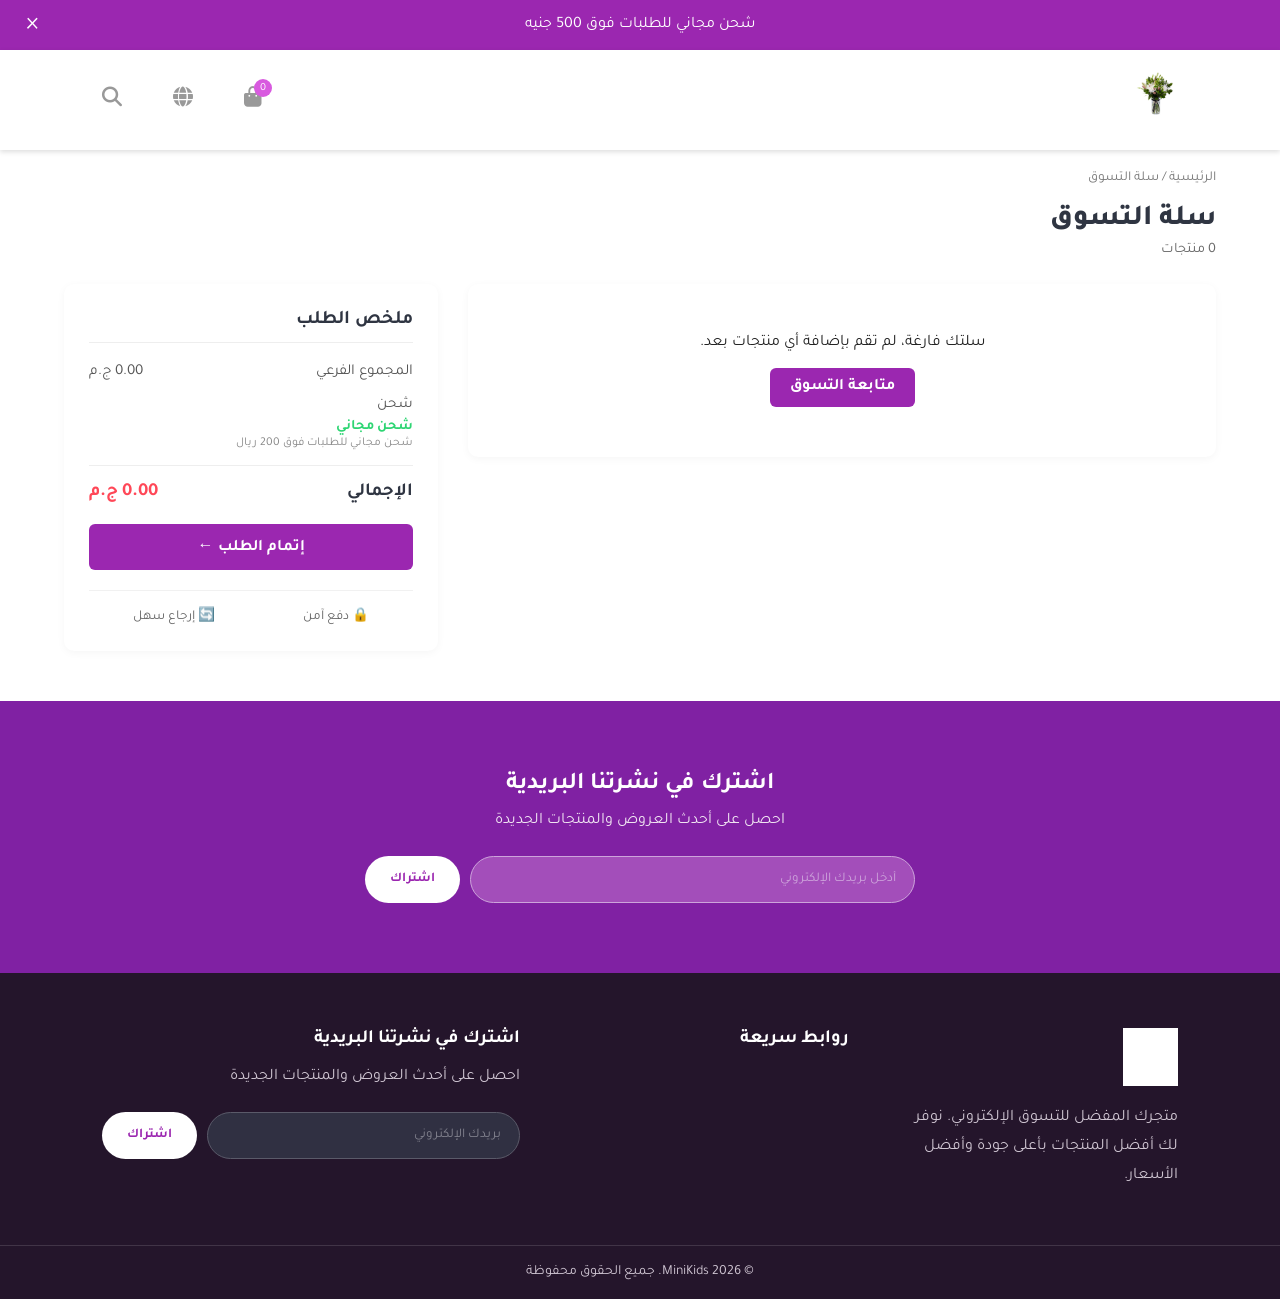
<file: cart.html>
<!DOCTYPE html>
<html lang="ar" dir="rtl">
<head>
  <meta charset="UTF-8">
  <meta name="viewport" content="width=device-width, initial-scale=1.0">
  <title>سلة التسوق - MiniKids</title>

  <link rel="stylesheet" href="style.css">

  <link rel="preconnect" href="https://fonts.googleapis.com">
  <link rel="preconnect" href="https://fonts.gstatic.com" crossorigin>
  <link href="https://fonts.googleapis.com/css2?family=Tajawal:wght@400;500;700;800&display=swap" rel="stylesheet">

  <link rel="stylesheet" href="https://cdnjs.cloudflare.com/ajax/libs/font-awesome/6.7.2/css/all.min.css">
  <link rel="stylesheet" href="https://cdn.jsdelivr.net/npm/swiper@11/swiper-bundle.min.css">
</head>

<body>

  <div id="navbar"></div>

  <main class="cart-page-container">
    <div class="cart-breadcrumb">
      <span>الرئيسية</span> / <span>سلة التسوق</span>
    </div>

    <h1 class="cart-page-title">سلة التسوق</h1>
    <span class="cart-items-count-label"></span>

    <div class="cart-page-content">
    
      <div class="cart-items-section">
        <div class="cart-page-item">
          <div class="item-info-right">
            <img src="" alt="صورة المنتج">
            <div class="item-text-details">
              <h3></h3>
              <span class="item-tag"></span>
            </div>
          </div>

          <div class="item-price-quantity">
            <span class="item-price"></span>
            <div class="quantity-controls">
              <button class="qty-btn"></button>
              <span class="qty-num"></span>
              <button class="qty-btn"></button>
            </div>
            <button class="delete-item-btn">
              <i class="fa-regular fa-trash-can"></i> 
            </button>
          </div>
        </div>
      </div>


      <div class="order-summary-box">
        <h2>ملخص الطلب</h2>
        
        <div class="summary-row">
          <span>المجموع الفرعي</span>
          <span></span>
        </div>

        <div class="summary-row shipping-row">
          <span>شحن</span>
          <span class="free-shipping-text">شحن مجاني <small>شحن مجاني للطلبات فوق 200 ريال</small></span>
        </div>

        <hr class="summary-divider">

        <div class="summary-row total-row">
          <span>الإجمالي</span>
          <span class="total-price"></span>
        </div>

        <a href="checkout.html" class="checkout-page-btn">
          إتمام الطلب ←
        </a>

        <div class="summary-secure-badges">
          <span>🔒 دفع آمن</span>
          <span>🔄 إرجاع سهل</span>
        </div>
      </div>
    </div>
  </main>


  <div id="footer"></div>

  <script src="https://cdn.jsdelivr.net/npm/swiper@11/swiper-bundle.min.js"></script>
  <script src="script.js"></script>
</body>
</html>
</file>
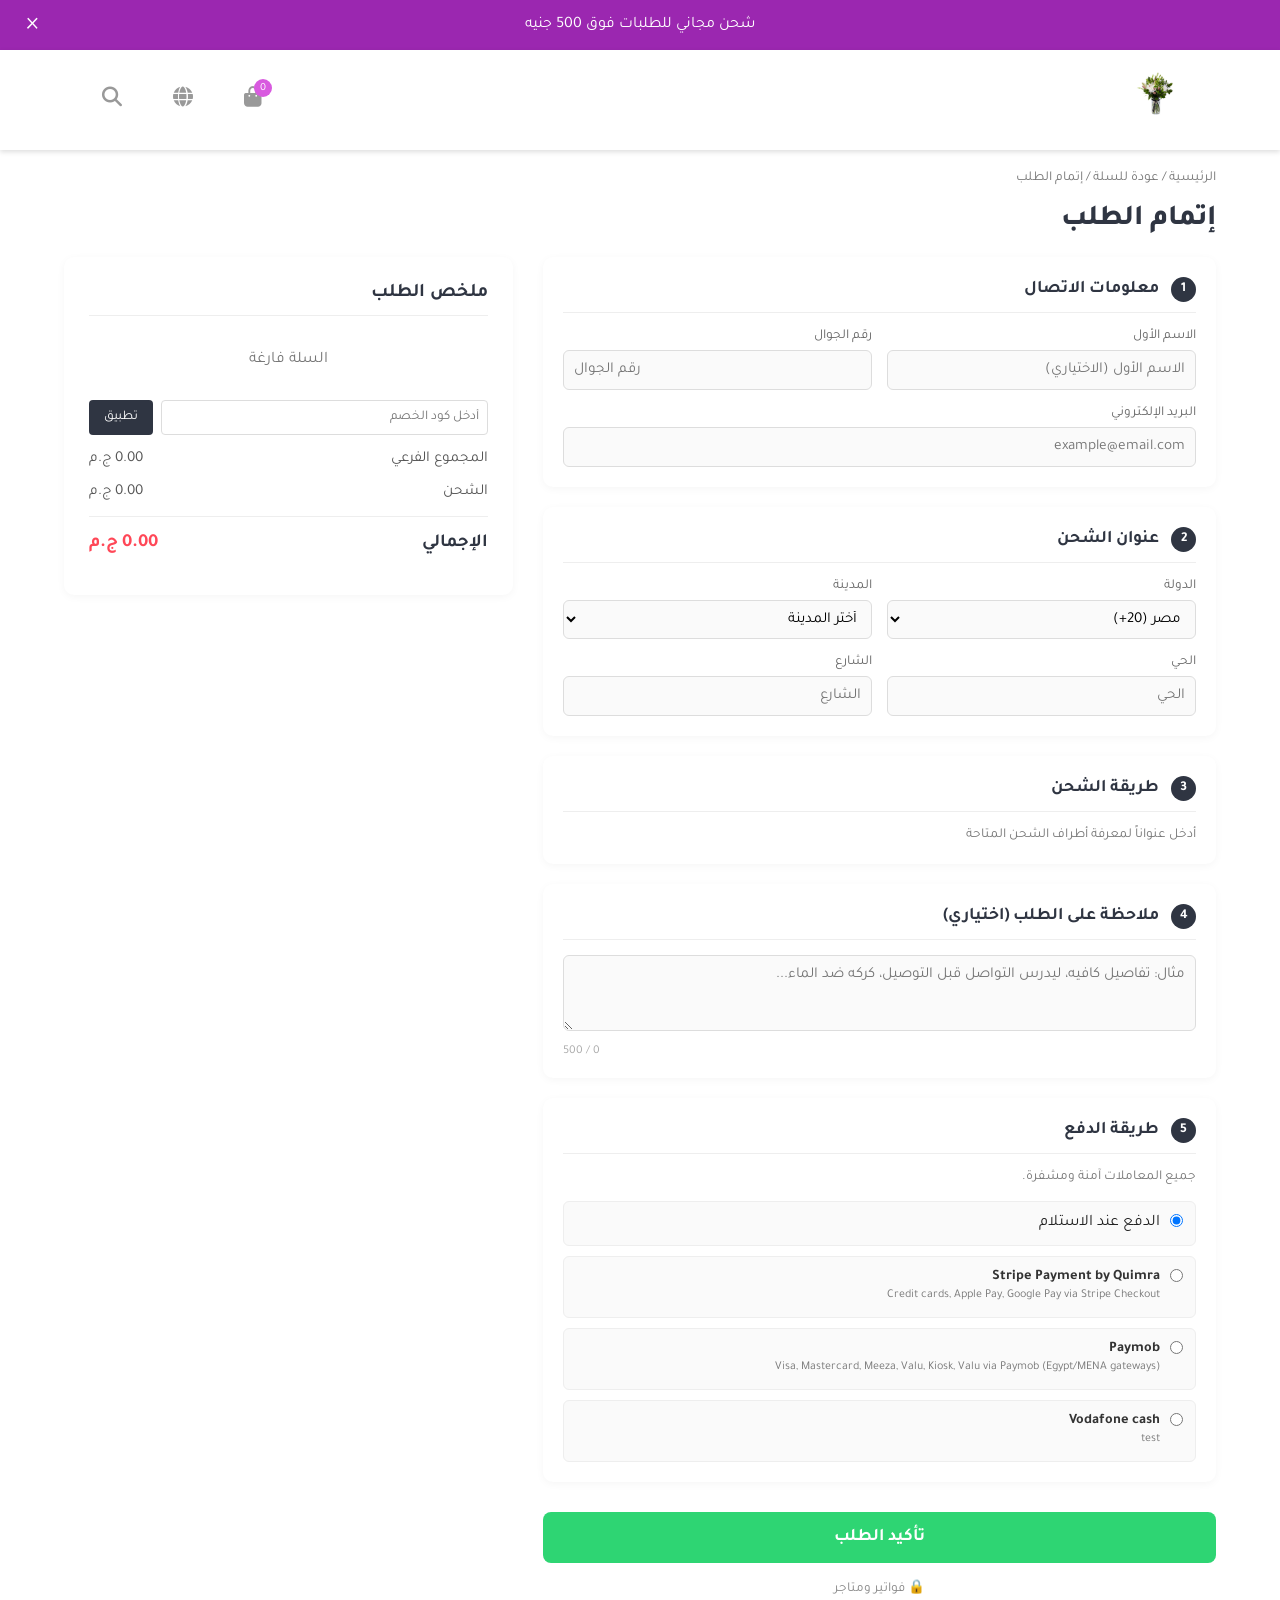
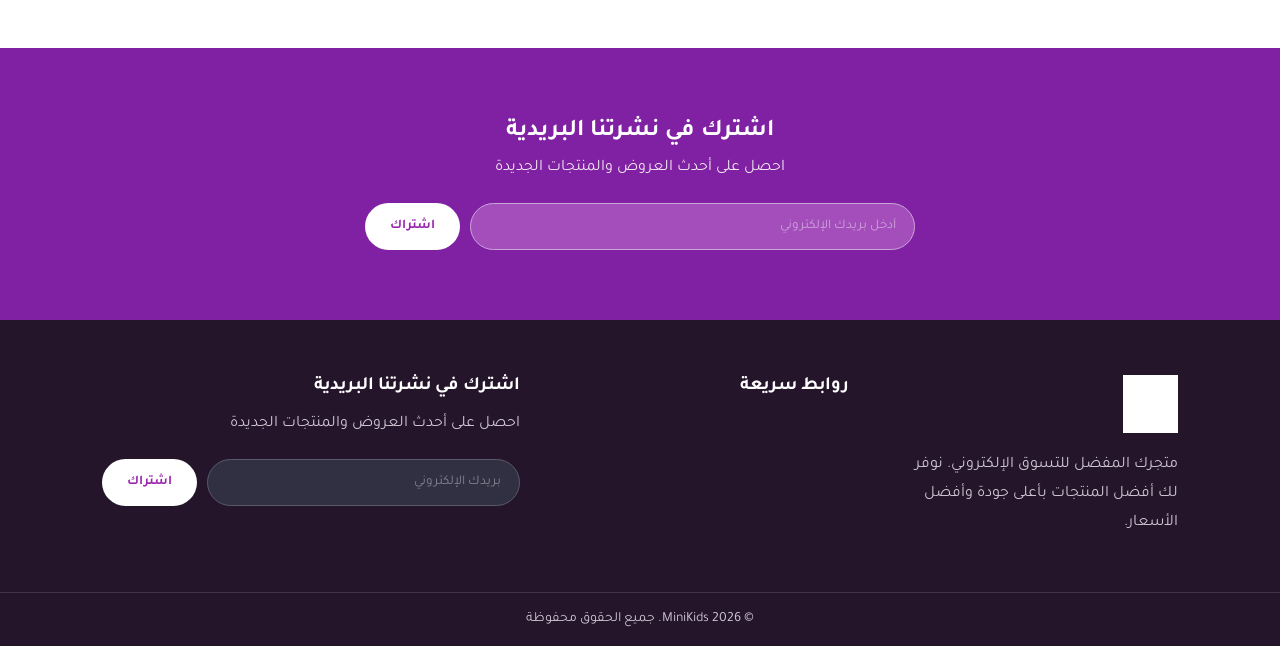
<file: checkout.html>
<!DOCTYPE html>
<html lang="ar" dir="rtl">
<head>
  <meta charset="UTF-8">
  <meta name="viewport" content="width=device-width, initial-scale=1.0">
  <title>إتمام الطلب - MiniKids</title>

  <link rel="stylesheet" href="style.css">

  <link rel="preconnect" href="https://fonts.googleapis.com">
  <link rel="preconnect" href="https://fonts.gstatic.com" crossorigin>
  <link href="https://fonts.googleapis.com/css2?family=Tajawal:wght@400;500;700;800&display=swap" rel="stylesheet">
  <link rel="stylesheet" href="https://cdnjs.cloudflare.com/ajax/libs/font-awesome/6.7.2/css/all.min.css">
</head>

<body>
  <div id="navbar"></div>

  <main class="checkout-page-container">
    <div class="cart-breadcrumb">
      <span>الرئيسية</span> / <span>عودة للسلة</span> / <span>إتمام الطلب</span>
    </div>

    <h1 class="cart-page-title">إتمام الطلب</h1>

    <div class="checkout-page-content">
      
      <div class="checkout-form-section">
        
        <div class="checkout-card">
          <div class="checkout-card-header">
            <span>1</span>
            <h2>معلومات الاتصال</h2>
          </div>
          <div class="form-grid">
            <div class="form-group">
              <label>الاسم الأول</label>
              <input type="text" placeholder="الاسم الأول (الاختياري)">
            </div>
            <div class="form-group">
              <label>رقم الجوال</label>
              <input type="tel" placeholder="رقم الجوال">
            </div>
            <div class="form-group full-width">
              <label>البريد الإلكتروني</label>
              <input type="email" placeholder="example@email.com">
            </div>
          </div>
        </div>

        <div class="checkout-card">
          <div class="checkout-card-header">
            <span>2</span>
            <h2>عنوان الشحن</h2>
          </div>
          <div class="form-grid">
            <div class="form-group">
              <label>الدولة</label>
              <select>
                <option>مصر (20+)</option>
              </select>
            </div>
            <div class="form-group">
              <label>المدينة</label>
              <select>
                <option>أختر المدينة</option>
                <option>القاهرة</option>
                <option>الجيزة</option>
                <option>الإسكندرية</option>
              </select>
            </div>
            <div class="form-group">
              <label>الحي</label>
              <input type="text" placeholder="الحي">
            </div>
            <div class="form-group">
              <label>الشارع</label>
              <input type="text" placeholder="الشارع">
            </div>
          </div>
        </div>

        <div class="checkout-card">
          <div class="checkout-card-header">
            <span>3</span>
            <h2>طريقة الشحن</h2>
          </div>
          <p class="section-hint">أدخل عنواناً لمعرفة أطراف الشحن المتاحة</p>
        </div>

        <div class="checkout-card">
          <div class="checkout-card-header">
            <span>4</span>
            <h2>ملاحظة على الطلب (اختياري)</h2>
          </div>
          <textarea placeholder="مثال: تفاصيل كافيه، ليدرس التواصل قبل التوصيل، كركه ضد الماء..." rows="3"></textarea>
          <span class="char-count">0 / 500</span>
        </div>

        <div class="checkout-card">
          <div class="checkout-card-header">
            <span>5</span>
            <h2>طريقة الدفع</h2>
          </div>
          <p class="section-hint">جميع المعاملات آمنة ومشفرة.</p>

          <div class="payment-methods-list">
            <label class="payment-option">
              <input type="radio" name="payment" checked>
              <span>الدفع عند الاستلام</span>
            </label>
            <label class="payment-option">
              <input type="radio" name="payment">
              <div class="payment-details">
                <strong>Stripe Payment by Quimra</strong>
                <small>Credit cards, Apple Pay, Google Pay via Stripe Checkout</small>
              </div>
            </label>
            <label class="payment-option">
              <input type="radio" name="payment">
              <div class="payment-details">
                <strong>Paymob</strong>
                <small>Visa, Mastercard, Meeza, Valu, Kiosk, Valu via Paymob (Egypt/MENA gateways)</small>
              </div>
            </label>
            <label class="payment-option">
              <input type="radio" name="payment">
              <div class="payment-details">
                <strong>Vodafone cash</strong>
                <small>test</small>
              </div>
            </label>
          </div>
        </div>

        <button class="submit-order-btn">تأكيد الطلب</button>
        <div class="checkout-security-note">🔒 فواتير ومتاجر</div>

      </div>

      <div class="checkout-summary-sidebar">
        <div class="order-summary-box">
          <h2>ملخص الطلب</h2>
          
          <div id="checkout-cart-items" class="checkout-items-list">
           
          </div>

          <div class="coupon-box">
            <input type="text" placeholder="أدخل كود الخصم">
            <button>تطبيق</button>
          </div>

          <div class="summary-row">
            <span>المجموع الفرعي</span>
            <span id="checkout-subtotal">0.00 ج.م</span>
          </div>

          <div class="summary-row">
            <span>الشحن</span>
            <span id="checkout-shipping">0.00 ج.م</span>
          </div>

          <hr class="summary-divider">

          <div class="summary-row total-row">
            <span>الإجمالي</span>
            <span id="checkout-total" class="total-price">0.00 ج.م</span>
          </div>
        </div>
      </div>

    </div>
  </main>

  <div id="footer"></div>

  <script src="script.js"></script>
</body>
</html>
</file>
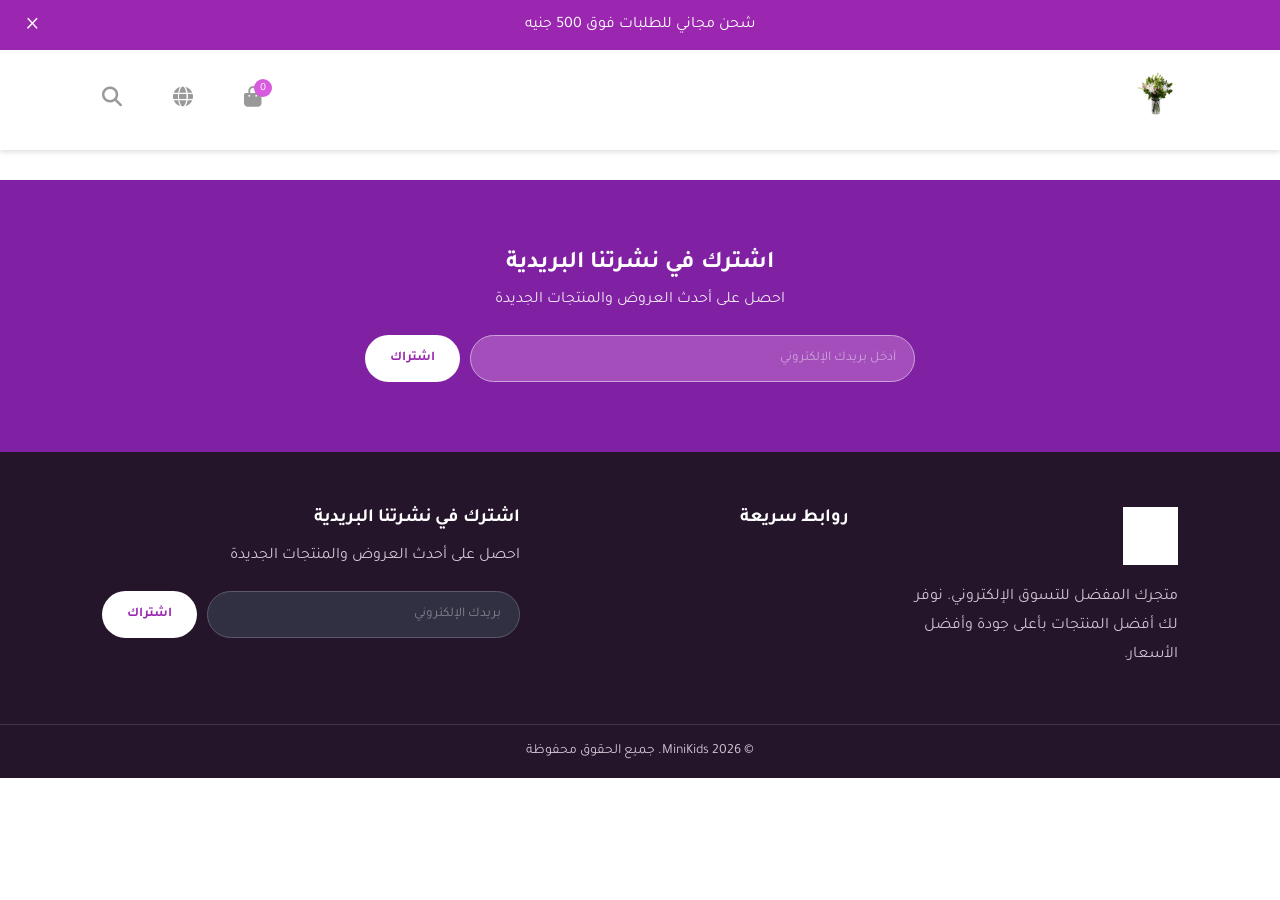
<file: product.html>
<!DOCTYPE html>
<html lang="ar" dir="rtl">
<head>
  <meta charset="UTF-8">
  <meta name="viewport" content="width=device-width, initial-scale=1.0">

  <title>تفاصيل المنتج</title>

  <link rel="stylesheet" href="style.css">

  <link rel="preconnect" href="https://fonts.googleapis.com">
  <link rel="preconnect" href="https://fonts.gstatic.com" crossorigin>

  <link href="https://fonts.googleapis.com/css2?family=Tajawal:wght@400;500;700;800&display=swap" rel="stylesheet">

  <link rel="stylesheet" href="https://cdnjs.cloudflare.com/ajax/libs/font-awesome/6.7.2/css/all.min.css">

  <link rel="stylesheet" href="https://cdn.jsdelivr.net/npm/swiper@11/swiper-bundle.min.css">
</head>

<body>
  <div id="navbar"></div>

  <main>
    <section id="single-product"></section>
  </main>

  <div id="footer"></div>

  <script src="https://cdn.jsdelivr.net/npm/swiper@11/swiper-bundle.min.js"></script>
  <script src="script.js"></script>
</body>
</html>
</file>
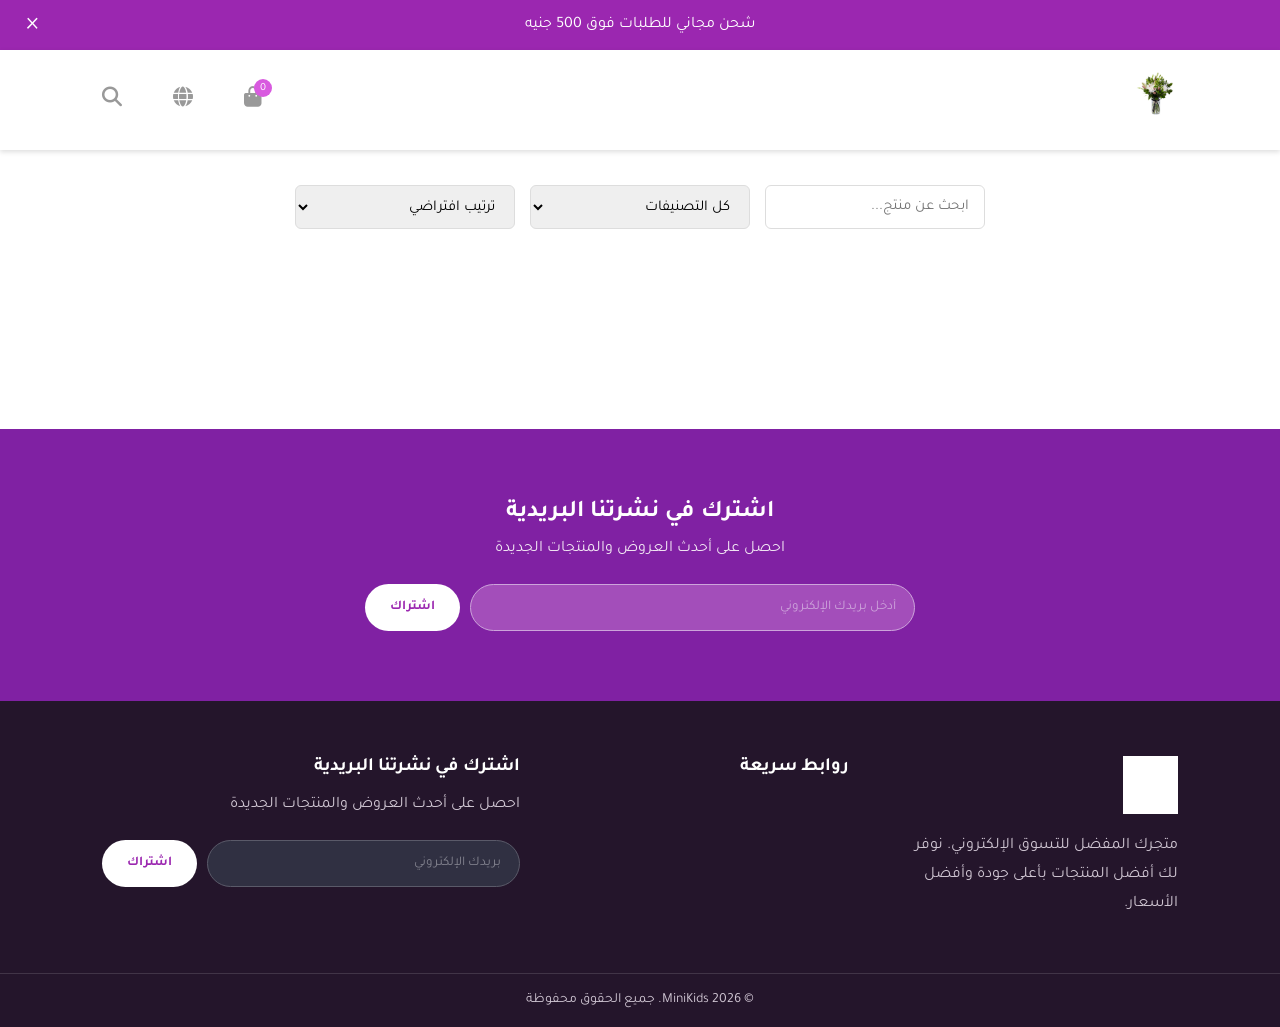
<file: shop.html>
<!DOCTYPE html>
<html lang="ar" dir="rtl">
<head>
  <meta charset="UTF-8">
  <meta name="viewport" content="width=device-width, initial-scale=1.0">

  <title>المتجر</title>

  <link rel="stylesheet" href="style.css">

  <link rel="preconnect" href="https://fonts.googleapis.com">
  <link rel="preconnect" href="https://fonts.gstatic.com" crossorigin>

  <link href="https://fonts.googleapis.com/css2?family=Tajawal:wght@400;500;700;800&display=swap" rel="stylesheet">

  <link rel="stylesheet" href="https://cdnjs.cloudflare.com/ajax/libs/font-awesome/6.7.2/css/all.min.css">

  <link rel="stylesheet" href="https://cdn.jsdelivr.net/npm/swiper@11/swiper-bundle.min.css">
</head>

<body>
  <div id="navbar"></div>

  <main>
    <section class="shop-tools">
      <input
        type="search"
        id="product-search"
        placeholder="ابحث عن منتج..."
      >

      <select id="category-filter">
        <option value="all">كل التصنيفات</option>
      </select>

      <select id="sort-filter">
        <option value="default">ترتيب افتراضي</option>
        <option value="low-price">السعر: الأقل أولًا</option>
        <option value="high-price">السعر: الأعلى أولًا</option>
      </select>
    </section>

    <div id="products"></div>

    <div id="pagination"></div>
  </main>

  <div id="footer"></div>

  <script src="https://cdn.jsdelivr.net/npm/swiper@11/swiper-bundle.min.js"></script>
  <script src="script.js"></script>
</body>
</html>
</file>
<file: style.css>
* {
  margin: 0;
  padding: 0;
  box-sizing: border-box;
  font-family: "Tajawal", sans-serif;
}

html {
  scroll-behavior: smooth;
}
a{
  text-decoration: none;
}
body {
  color: #222;
  background: #fff;
}

button {
  border: 0;
  cursor: pointer;
 
}

img {
  max-width: 100%;
  display: block;
}


.top-bar {
  position: relative;
  height: 50px;
  background: #9b27b0;
  color: #fff;

}

.top-slider {
  width: 100%;
  height: 50px;
}

.top-slider .swiper-slide {
  height: 50px;
  display: flex;
  align-items: center;
  justify-content: center;
}

.close-top-bar {
  position: absolute;
  top: 50%;
  left: 20px;
  z-index: 10;

  width: 25px;
  height: 25px;

  display: flex;
  align-items: center;
  justify-content: center;

  border: 0;
  color: #fff;
  background: transparent;
  font-size: 25px;
  line-height: 1;
  transform: translateY(-50%);
  cursor: pointer;

}

.close-top-bar:hover {
  color: #ddd;
 
}


nav {
  position: sticky;
  top: 0;
  z-index: 1;
  width: 100%;
  height: 100px;
  padding: 0 8%;
  display: flex;
  align-items: center;
  justify-content: space-between;
  background: #fff;
  box-shadow: 0 2px 5px #0002;
}

nav img {
  margin-bottom: 15px;
  width: 45px;
  height: 45px;
  object-fit: contain;
}

.nav-icons {
  width: 160px;
  display: flex;
  justify-content: space-between;
  gap: 18px;
}
.viweSerch {
  margin-top: 60px;
  display: flex !important;
  opacity: 1;
}
#topSerch{
  width: 100%;
  height: 60px;
  align-items: center;
  justify-content: center;
  position: fixed;
  top: -60px;
  z-index: 2000;
  background-color: #fff;
  gap: 10px;
  transition: all .3s;
}
#closeSerch{
  width: 30px;
  height: 30px;
  border-radius: 20px;
  text-align: center;
  align-items: center;
  justify-content: center;
  transition: all .3s;
  display: none;
}
#closeSerch:hover{
  background-color: rgba(235, 235, 235, 0.37);
  cursor: pointer;
}
#topSerch input{
  width: 80%;
  height: 100%;
  border: none;
  outline: none;
}

#search-overlay {
  position: fixed;
  top: 0;
  left: 0;
  width: 100%;
  height: 100%;
  background: rgba(0, 0, 0, 0.4);
  backdrop-filter: blur(6px);
  -webkit-backdrop-filter: blur(6px);
  z-index: 998;
  display: none;
  opacity: 0;
  transition: opacity 0.3s ease;
}

#search-overlay.active {
  display: block;
  opacity: 1;
}


#live-search-results {
  position: absolute;
  top: 100%;
  left: 0;
  width: 100%;
  max-height: 380px;
  overflow-y: auto;
  background: #ffffff;
  box-shadow: 0 10px 25px rgba(0, 0, 0, 0.15);
  border-radius: 0 0 10px 10px;
  display: none;
  z-index: 10000;
  padding: 12px;
  direction: rtl;
  border: 1px solid #eee;
  border-top: none;
}


#live-search-results a {
  display: flex;
  align-items: center;
  gap: 12px;
  text-decoration: none;
  padding: 8px;
  border-radius: 6px;
  transition: background 0.2s ease;
}

#live-search-results a:hover {
  background-color: #faf5fc; 
}

#live-search-results img {
  width: 45px;
  height: 45px;
  object-fit: contain;
  border-radius: 6px;
  border: 1px solid #eee;
  padding: 2px;
}

#live-search-results h4 {
  font-size: 0.9rem;
  color: #222;
  margin: 0 0 4px 0;
  font-weight: 500;
}

#live-search-results span {
  font-size: 0.85rem;
  color: #9b27b0; 
  font-weight: bold;
}


#topSerch input:focus {
  outline: none !important;
  border: none ;
}
.nav-icons button,
.menu-button {
  color: #999;
  background: transparent;
  font-size: 20px;
  transition: color 0.3s ease;
}

.menu-button{
  display: none;
}

.nav-icons button:hover,
.menu-button:hover {
  color: #9b27b0;
}


.categories {
  padding: 80px 20px;
  text-align: center;
}

.categories p,
.testimonials > p {
  margin: 10px 0;
  color: #777;
}

.line {
  width: 50px;
  height: 3px;
  margin: 20px auto;
  background: #9b27b0;
}

.category-images {
  display: flex;
  justify-content: center;
  gap: 20px;
  flex-wrap: wrap;
}

.category-images img {
  width: 140px;
  height: 170px;
}


.special-offer {
  padding: 60px 20px;
  color: #fff;
  text-align: center;
  background: #9b27b0;  
  font-size: 1.5rem;
}

.special-offer p {
  font-size: .8rem;
  margin: 15px 0;
}

.special-offer button,
.hero-slider button {
  padding: 10px 22px;
  border-radius: 25px;
  color: #9b27b0;
  background: #fff;
  font-weight: 700;
}

.hero-section {
  margin: 40px 0;
}

.hero-slider {
  height: 400px;
  color: #fff;
  background: linear-gradient(120deg, #93659e, #4f1b66);
  font-size:1.5rem;

}
.hero-slider .swiper-slide {
  display: flex;
  justify-content: center;
  flex-direction: column;
  gap: 15px;
 
}
.hero-slider #slidWinter{
   padding-right: 50px;
}
.hero-slider #slidSummer{
    display: flex;
  justify-content: center;
  align-items: center;
  flex-direction: column;
  text-align: center;
}
.hero-slider .swiper-slide button{
width: 200px;
background-color: #9b27b0;
color: #fff;
border-radius: 5px;
padding: 20px;
font-size: 1.5rem;
}
.newest{
  display: flex;
  align-items: center;
  justify-content: center;
  gap: 30px;
  text-align: center;
  padding-top: 35px;
  flex-wrap: wrap;

}
.newest div{
  background: linear-gradient(135deg , #93659e 20% , #4f1b66 100%);
  color: #fff;
  width: 30vh;
  height: 30vh;
  display: flex;
  flex-direction: column;
  align-items: center;
  justify-content: center;
  border-radius: 10px;
}
.newest p{

  transition: all .5s;
}

.newest div:hover p{
  margin-bottom: 10px;
}
.hero-slider p {
  color: #f5eafa;
  font-size: .8rem;

}
.hero-slider .swiper-button-next,
.hero-slider .swiper-button-prev{
  color: #fff;
  opacity: 0;
  transition: opacity 0.3s ease;
}
.hero-slider:hover .swiper-button-next,
.hero-slider:hover .swiper-button-prev {
opacity: 1;
}

.services {
  width: 100%;
  padding: 40px 8%;
  display: flex;
  justify-content:center;
  gap: 30px;
  text-align: center;
  border-bottom: 1px solid #ddd;
    text-align: center;
}
.services div{
  width: 100%;
}
.services i {
  margin-bottom: 10px;
  color: #9b27b0;
  font-size: 30px;
}

.services p {
  color: #777;
}


.testimonials {
  padding: 70px 5%;
  text-align: center;
  background: #fafafa;
}

.testimonials-slider {
  padding: 30px 10px 60px;
}

.review-card {
  min-height: 250px;
  padding: 30px;
  border-radius: 20px;
  color: #222;
  background: #fff;

  text-align: right;
}

.quote {
  height: 35px;
  font-size: 60px;
  font-weight: bold;
  line-height: 30px;
}

.review-card p {
  margin: 15px 0;
  color: #777;
  line-height: 1.8;
}

.stars {
  margin: 15px 0 8px;
  color: #f5b301;
  font-size: 20px;
  letter-spacing: 3px;
}

.review-card span {
  color: #999;
  font-size: 14px;
}

.swiper-pagination-bullet-active {
  background: #a52ac1;
}
.trusted-brands {
  padding: 70px 5%;
  text-align: center;
  background-color: #fff;
}

.trusted-brands > p {
  margin: 10px 0 30px;
  color: #777;
}

.brands-slider {
  padding: 15px 10px 55px;
}

.brand-card {
  height: 130px;
  padding: 25px;

  display: flex;
  align-items: center;
  justify-content: center;

  border: 1px solid #eee;
  border-radius: 15px;
  background-color: #fff;
  transition: 0.3s ease;
}

.brand-card:hover {
  transform: translateY(-6px);
}

.brand-card img {
  width: 120px;
  height: 70px;
  object-fit: contain;
  filter: grayscale(100%);
  opacity: 0.7;
  transition: 0.3s ease;
}

.brand-card:hover img {
  filter: grayscale(0);
  opacity: 1;
}

.brands-slider .swiper-button-next,
.brands-slider .swiper-button-prev {
  color: #9b27b0;
}

.brands-slider .swiper-pagination-bullet-active {
  background-color: #9b27b0;
}
.blog-section,
.best-blog {
  padding: 70px 5%;
  text-align: center;
  background: #fff;
}


.blog-placeholder {
  width: min(90%, 420px);
  min-height: 230px;
  margin: 25px auto;

  display: flex;
  align-items: center;
  justify-content: center;
  flex-direction: column;
  gap: 15px;

  border: 1px dashed #ccc;
  border-radius: 18px;
  background: #fafafa;
}

.blog-placeholder img {
  width: 110px;
  height: 110px;
  object-fit: contain;
  opacity: 0.55;
}

.blog-placeholder span {
  color: #999;
}

.all-blog{
  display: flex;
  gap: 20px;
}


.newsletter {
  padding: 70px 20px;
  color: #fff;
  text-align: center;
  background-color: #8021a3;
}

.newsletter-content {
  width: min(100%, 650px);
  margin: auto;
}

.newsletter p {
  margin: 12px 0 25px;
  color: #f0e5f2;
}

.newsletter-form {
  display: flex;
  max-width: 550px;
  margin: auto;
  gap: 10px;
}

.newsletter-form input {
  flex: 1;
  min-width: 0;
  padding: 14px 18px;
  background-color: #a34eba;
  border: 0;
  outline: 0;
  border-radius: 50px;
  direction: rtl;
  border: 1px solid #cda4db;
}

.newsletter-form input::placeholder {
  color: #cda4db;
}


.newsletter-form button {
  padding: 0 25px;
  border-radius: 50px;
  color: #9b27b0;
  background: #fff;
  font-weight: 700;
}
.newsletter-form .inp{
  background-color: #303042;
  border: 1px solid #5a5a69;
}
.newsletter-form .inp::placeholder{
  color: #83838f;
}


.cart-button {
  position: relative;
  border: 0;
  color: #777;
  background: transparent;
  font-size: 22px;
  cursor: pointer;
}

#cart-count {
  position: absolute;
  top: -8px;
  right: -10px;

  width: 18px;
  height: 18px;

  display: flex;
  align-items: center;
  justify-content: center;

  border-radius: 50%;
  color: #fff;
  background: #d85adf;
  font-size: 11px;
}

.cart-overlay {
  position: fixed;
  inset: 0;
  z-index: 2000;

  visibility: hidden;
  opacity: 0;

  background: rgba(0, 0, 0, 0.55);
  transition: 0.3s ease;
}

.cart-drawer {
  position: fixed;
  top: 0;
  right: -430px;
  z-index: 2001;

  width: min(430px, 100%);
  height: 100vh;

  display: flex;
  flex-direction: column;

  background: #fff;
  transition: right 0.35s ease;
}

.cart-items {
  flex: 1;
  overflow-y: auto;
  padding: 0 20px;
  max-height: calc(100vh - 220px); 
}

.cart-drawer.active {
  right: 0;
}
.cart-overlay.active {
  visibility: visible;
  opacity: 1;
}

.cart-header {
  padding: 25px 20px 15px;

  display: flex;
  align-items: center;
  justify-content: space-between;
}

.cart-header h2 {
  margin: 0;
  font-size: 22px;
}

.close-cart {
  width: 35px;
  height: 35px;

  border: 0;
  border-radius: 50%;

  color: #888;
  background: #f5f5f5;
  font-size: 25px;
  cursor: pointer;
}

.cart-info {
  padding: 0 20px 20px;

  display: flex;
  justify-content: space-between;

  color: #777;
  font-size: 14px;
}

.cart-info button {
  border: 0;
  color: #ae28bc;
  background: transparent;
  cursor: pointer;
}

.cart-item {
  position: relative;
  padding: 15px 20px;

  display: flex;
  align-items: flex-start;
  gap: 12px;

  border-top: 1px solid #eee;
}

.cart-item img {
  width: 80px;
  height: 80px;
  padding: 5px;
  border: 1px solid #ddd;
  border-radius: 15px;
  object-fit: cover;
}

.item-details {
  flex: 1;
}

.item-details h3 {
  margin: 5px 0 12px;
  font-size: 15px;
}

.remove-item {
  position: absolute;
  top: 10px;
  left: 20px;

  border: 0;
  color: #bbb;
  background: transparent;
  font-size: 18px;
  cursor: pointer;
}

.item-price {
  align-self: flex-end;
  color: #222;
  white-space: nowrap;
}

.quantity {
  width: 105px;
  padding: 7px 10px;

  display: flex;
  align-items: center;
  justify-content: space-between;

  border-radius: 25px;
  background: #f7f7f7;
}

.quantity button {
  border: 0;
  color: #222;
  background: transparent;
  font-size: 18px;
  cursor: pointer;
}

.quantity-number {
  font-weight: bold;
}

.cart-footer {
  margin-top: auto;
  padding: 20px;
  border-top: 1px solid #ddd;
}

.payment-row {
  margin-bottom: 25px;

  display: flex;
  align-items: center;
  justify-content: space-between;

  color: #777;
  font-size: 13px;
}

.payment-row div {
  display: flex;
  flex-direction: column;
  gap: 5px;
  text-align: right;
}

.payment-row strong {
  color: #222;
  font-size: 18px;
}

.checkout-button {
  width: 100%;
  padding: 15px;
  border: 0;
  border-radius: 16px;
  color: #fff;
  background: #a829bb;
  font-size: 16px;
  font-weight: bold;
  cursor: pointer;
}
#products {
  padding: 70px 5%;
  text-align: center;

  display: flex;
  flex-wrap: wrap;
  align-items: center;
  justify-content: center;
}
.product-card {
  width: 280px;
  overflow: hidden;
  border-radius: 4px;
  background: #fefeff;
  color: #2e2121;
  transition: 0.25s;
  box-shadow: 0 1px 5px rgba(0, 0, 0, 0.116);
   margin: 15px;
}

.product-card:hover {
  border-color: #777d86;
  box-shadow: 0 10px 25px rgba(0, 0, 0, 0.35);
}

.product-image {
  position: relative;
  height: 280px;
  overflow: hidden;
  display: flex;
  align-items: center;
  justify-content: center;
}

.product-image img {
  width: 80%;
  height: 80%;
  transition: 0.3s;
}

.product-card:hover .product-image img {
  transform: scale(1.06);
}

.product-info {

  padding: 16px;

}

.category {
  margin: 0 0 8px;
  color: #aeb3ba;
  font-size: 13px;
}

.product-info h3 {
  margin: 0;
  font-size: 17px;
  font-weight: 500;
}

.product-bottom {
  margin-top: 18px;
}

.price {
  gap: 4px;
}

.new-price {
  color: #2e2121;
  font-size: 18px;
  font-weight: bold;
  display: flex;
}

.price del {
  color: #9a9fa6;
  font-size: 13px;
}

.add-cart {
  width: 100%;
  height: 42px;
  border: 0;
  border-radius: 4px;
  background: #b72dcf;
  color: #fff;
  cursor: pointer;
  font-size: 16px;
  margin-top: 12px;
}

.add-cart:hover {
  background: #741e83;
}
.language-box {
  position: relative;
}

.language-dropdown {
  position: absolute;
  top: 38px;
  right: 0;
  z-index: 3000;

  display: none;
  min-width: 120px;
  overflow: hidden;

  border-radius: 8px;
  background: #fff;
  box-shadow: 0 5px 15px #0003;
}

.language-dropdown.open {
  display: block;
}

.language-dropdown button {
  width: 100%;
  padding: 10px 14px;

  color: #333;
  background: #fff;
  text-align: right;
  font-size: 14px;
}

.language-dropdown button:hover {
  color: #fff;
  background: #9b27b0;
}

.shop-tools {
  padding: 35px 5% 0;
  display: flex;
  justify-content: center;
  gap: 15px;
  flex-wrap: wrap;
}

.shop-tools input,
.shop-tools select {
  min-width: 220px;
  padding: 12px 15px;
  border: 1px solid #ddd;
  border-radius: 6px;
  outline: none;
  font-size: 15px;
}

.shop-tools input:focus,
.shop-tools select:focus {
  border-color: #9b27b0;
}

#pagination {
  display: flex;
  justify-content: center;
  gap: 8px;
  padding: 10px 0 50px;
}

.page-button {
  width: 40px;
  height: 40px;
  border-radius: 5px;
  color: #333;
  background: #eee;
  font-size: 15px;
}

.page-button.active,
.page-button:hover {
  color: #fff;
  background: #9b27b0;
}
#single-product {
  max-width: 1200px;
  margin: 30px auto;
  padding: 0 20px;
}

.breadcrumb-section {
  margin-bottom: 25px;
}

.breadcrumb {
  display: flex;
  gap: 10px;
  list-style: none;
  padding: 0;
  font-size: 14px;
}

.breadcrumb li a {
  color: #718096;
  text-decoration: none;
}

.breadcrumb li.active {
  color: #2d3748;
  font-weight: 700;
}

.breadcrumb li:not(:last-child)::after {
  content: "/";
  margin-right: 10px;
  color: #cbd5e0;
}

.single-product-wrapper {
  display: grid;
  grid-template-columns: 1fr 1fr;
  gap: 40px;
  background: #ffffff;
  padding: 30px;
  border-radius: 12px;
  box-shadow: 0 4px 15px rgba(0, 0, 0, 0.05);
}

@media (max-width: 768px) {
  .single-product-wrapper {
    grid-template-columns: 1fr;
    padding: 15px;
    gap: 20px;
  }
}

.product-gallery {
  display: flex;
  flex-direction: column;
}
.product-gallery .sticky {
  position: sticky;
  top: 150px;
}

.main-image-box {
  width: 100%;
  height: 400px;
  background: #fff;
  border: 1px solid #edf2f7;
  border-radius: 10px;
  display: flex;
  align-items: center;
  justify-content: center;
}

.main-image-box img {
  max-width: 85%;
  max-height: 85%;
  object-fit: contain;
}

.discount-tag {
  position: absolute;
  top: 15px;
  right: 15px;
  background: #e53e3e;
  color: #fff;
  font-size: 12px;
  padding: 4px 10px;
  border-radius: 20px;
  font-weight: 700;
}

.thumbnails-grid {
  display: flex;
  gap: 10px;
}

.thumbnail {
  width: 75px;
  height: 75px;
  border: 2px solid #edf2f7;
  border-radius: 8px;
  object-fit: contain;
  padding: 5px;
  cursor: pointer;
  transition: all 0.2s;
  margin-top: 20px;
}

.thumbnail.active,
.thumbnail:hover {
  border-color: #9b27b0;
}

.product-details-info {
  display: flex;
  flex-direction: column;
  gap: 15px;
}

.product-category-badge {
  font-size: 13px;
  color: #9b27b0;
  font-weight: 700;
  text-transform: uppercase;
}

.product-title {
  font-size: 24px;
  font-weight: 800;
  color: #1a202c;
  line-height: 1.4;
}

.rating-stock-row {
  display: flex;
  justify-content: space-between;
  align-items: center;
  border-bottom: 1px solid #edf2f7;
  padding-bottom: 12px;
}

.rating-stars {
  color: #ecc94b;
  font-size: 14px;
}

.rating-stars span {
  color: #718096;
  margin-right: 5px;
}

.stock-badge.in-stock {
  color: #38a169;
  font-size: 13px;
  font-weight: 700;
}

.current-price {
  font-size: 28px;
  font-weight: 800;
  color: #9b27b0;
}

.product-short-desc {
  color: #4a5568;
  font-size: 15px;
  line-height: 1.6;
}

.product-options label {
  display: block;
  font-weight: 700;
  margin-bottom: 8px;
}

.size-options {
  display: flex;
  gap: 10px;
}

.size-btn {
  width: 40px;
  height: 40px;
  border: 1px solid #cbd5e0;
  background: #fff;
  border-radius: 6px;
  cursor: pointer;
  font-weight: 700;
}

.size-btn.active,
.size-btn:hover {
  border-color: #9b27b0;
  color: #9b27b0;
  background: #f0e6f8;
}

.purchase-action-row {
  display: flex;
  gap: 15px;
  align-items: center;
  margin-top: 10px;
}

.quantity-selector {
  display: flex;
  align-items: center;
  border: 1px solid #cbd5e0;
  border-radius: 8px;
  overflow: hidden;
}

.qty-btn {
  width: 36px;
  height: 42px;
  border: none;
  background: #f7fafc;
  font-size: 18px;
  cursor: pointer;
}

.quantity-selector input {
  width: 40px;
  height: 42px;
  border: none;
  text-align: center;
  font-weight: 700;
  outline: none;
}

.btn-add-to-cart-lg {
  flex: 1;
  height: 44px;
  background: #9b27b0;
  color: #fff;
  border: none;
  border-radius: 8px;
  font-weight: 700;
  font-size: 15px;
  cursor: pointer;
  display: flex;
  align-items: center;
  justify-content: center;
  gap: 8px;
}

.btn-add-to-cart-lg:hover {
  background: #9b27b0;
}

.trust-features {
  display: flex;
  flex-direction: column;
  gap: 8px;
  padding-top: 15px;
  border-top: 1px solid #edf2f7;
}

.trust-item {
  display: flex;
  align-items: center;
  gap: 10px;
  font-size: 13px;
  color: #4a5568;
}

.trust-item i {
  color: #9b27b0;
}

.product-tabs-section {
  margin-top: 40px;
  background: #fff;
  padding: 25px;
  border-radius: 12px;
  box-shadow: 0 4px 15px rgba(0, 0, 0, 0.05);
  
}

.tabs-header {
  display: flex;
  gap: 15px;
  border-bottom: 2px solid #edf2f7;
  margin-bottom: 20px;
}
@media (max-width:768px) {
 
  .tabs-header {
  display: flex;
 flex-direction: column;
}
}

.tab-btn {
  background: none;
  border: none;
  padding: 10px 15px;
  font-size: 15px;
  font-weight: 700;
  color: #718096;
  cursor: pointer;
  border-bottom: 3px solid transparent;
}

.tab-btn.active {
  color: #9b27b0;
  border-bottom-color: #9b27b0;
}

.tab-pane {
  display: none;
  color: #4a5568;
  line-height: 1.6;
}

.tab-pane.active {
  display: block;
}

.specs-table {
  width: 100%;
  border-collapse: collapse;
}

.specs-table th,
.specs-table td {
  padding: 10px;
  border-bottom: 1px solid #edf2f7;
  text-align: right;
}

.specs-table th {
  width: 25%;
  background: #f7fafc;
}

.related-products-section {
  margin-top: 40px;
}

.related-products-section h2 {
  font-size: 20px;
  margin-bottom: 20px;
}

.products-grid-related {

  display: flex;
  align-items: center;
 justify-content: center;
flex-wrap: wrap;

}

.cart-page-container {
  max-width: 1400px;
  margin: 20px auto 50px;
  padding: 0 5%;
}

.cart-breadcrumb {
  font-size: 0.85rem;
  color: #777;
  margin-bottom: 15px;
}

.cart-page-title {
  font-size: 1.8rem;
  font-weight: 800;
  color: #2f3542;
  margin-bottom: 5px;
}

.cart-items-count-label {
  display: block;
  font-size: 0.9rem;
  color: #666;
  margin-bottom: 25px;
}

.cart-page-content {
  display: grid;
  grid-template-columns: 2fr 1fr;
  gap: 30px;
  align-items: start;
}


.cart-items-section {
  background: white;
  border-radius: 10px;
  padding: 20px;
  box-shadow: 0 2px 8px rgba(0, 0, 0, 0.04);

  
}

.cart-page-item {
  display: flex;
  justify-content: space-between;
  align-items: center;
  padding: 15px 0;
  border-bottom: 1px solid #f1f1f1;
  gap: 15px;
}
@media (max-width: 768px) {
  .cart-page-content {
    grid-template-columns: 1fr;
  }
.cart-page-item {
 
  flex-direction: column;
}
}

.cart-page-item:last-child {
  border-bottom: none;
}

.item-info-right {
  display: flex;
  align-items: center;
  gap: 15px;
}

.item-info-right img {
  width: 80px;
  height: 80px;
  object-fit: cover;
  border-radius: 8px;
  background: #eee;
}

.item-text-details h3 {
  font-size: 1rem;
  color: #333;
  margin-bottom: 8px;
}

.item-tag {
  background-color: #ffeaa7;
  color: #d63031;
  font-size: 0.75rem;
  padding: 2px 8px;
  border-radius: 4px;
  font-weight: bold;
}

.item-price-quantity {
  display: flex;
  align-items: center;
  gap: 20px;
}

.item-price {
  font-weight: bold;
  color: #2f3542;
  font-size: 1.05rem;
}

.quantity-controls {
  display: flex;
  align-items: center;
  border: 1px solid #ddd;
  border-radius: 6px;
  overflow: hidden;
}

.qty-btn {
  background: #f8f9fa;
  border: none;
  width: 30px;
  height: 30px;
  cursor: pointer;
  font-size: 1rem;
  transition: 0.2s;
}

.qty-btn:hover {
  background: #eee;
}

.qty-num {
  padding: 0 12px;
  font-weight: bold;
  font-size: 0.95rem;
}

.delete-item-btn {
  background: none;
  border: none;
  color: #ff4757;
  cursor: pointer;
  font-size: 0.9rem;
  display: flex;
  align-items: center;
  gap: 5px;
}

.delete-item-btn:hover {
  text-decoration: underline;
}

.order-summary-box {
  background: white;
  border-radius: 10px;
  padding: 25px;
  box-shadow: 0 2px 8px rgba(0, 0, 0, 0.04);
}

.order-summary-box h2 {
  font-size: 1.2rem;
  margin-bottom: 20px;
  color: #2f3542;
  border-bottom: 1px solid #eee;
  padding-bottom: 10px;
}

.summary-row {
  display: flex;
  justify-content: space-between;
  margin-bottom: 15px;
  font-size: 0.95rem;
  color: #555;
}

.shipping-row {
  flex-direction: column;
  gap: 5px;
}

.free-shipping-text {
  color: #2ed573;
  font-weight: bold;
  font-size: 0.9rem;
}

.free-shipping-text small {
  display: block;
  color: #888;
  font-weight: normal;
  font-size: 0.75rem;
}

.summary-divider {
  border: none;
  border-top: 1px solid #eee;
  margin: 15px 0;
}

.total-row {
  font-size: 1.15rem;
  font-weight: bold;
  color: #2f3542;
}

.total-price {
  color: #ff4757;
}

.checkout-page-btn {
  display: block;
  width: 100%;
  background-color: #9b27b0; 
  color: white;
  text-align: center;
  padding: 12px;
  border-radius: 6px;
  font-weight: bold;
  margin-top: 20px;
  transition: 0.2s;
}

.checkout-page-btn:hover {
  background-color: #812292;
}

.summary-secure-badges {
  display: flex;
  justify-content: space-around;
  margin-top: 20px;
  padding-top: 15px;
  border-top: 1px solid #f1f1f1;
  font-size: 0.85rem;
  color: #666;
}
@media (max-width: 768px) {
  .shop-tools input,
  .shop-tools select {
    width: 100%;
  }
}

.checkout-page-container {
  max-width: 1400px;
  margin: 20px auto 50px;
  padding: 0 5%;
}

.checkout-page-content {
  display: grid;
  grid-template-columns: 1.5fr 1fr;
  gap: 30px;
  align-items: start;
  margin-top: 20px;
}

@media (max-width: 768px) {
  .checkout-page-content {
    grid-template-columns: 1fr;
  }
}

.checkout-card {
  background: white;
  border-radius: 10px;
  padding: 20px;
  margin-bottom: 20px;
  box-shadow: 0 2px 8px rgba(0, 0, 0, 0.04);
}

.checkout-card-header {
  display: flex;
  align-items: center;
  gap: 12px;
  margin-bottom: 15px;
  border-bottom: 1px solid #eee;
  padding-bottom: 10px;
}

.checkout-card-header span {
  background-color: #2f3542;
  color: white;
  width: 25px;
  height: 25px;
  display: flex;
  align-items: center;
  justify-content: center;
  border-radius: 50%;
  font-size: 0.85rem;
  font-weight: bold;
}

.checkout-card-header h2 {
  font-size: 1.1rem;
  color: #2f3542;
}

.form-grid {
  display: grid;
  grid-template-columns: 1fr 1fr;
  gap: 15px;
}
@media (max-width: 768px) {
.form-grid {
  display: block;
}
}

.form-group {
  display: flex;
  flex-direction: column;
  
  gap: 5px;
}

.form-group.full-width {
  grid-column: span 2;
}

.form-group label {
  font-size: 0.85rem;
  color: #666;
}

.form-group input, .form-group select, .checkout-card textarea {
  padding: 10px;
  border: 1px solid #ddd;
  border-radius: 6px;
  font-family: 'Tajawal', sans-serif;
  font-size: 0.95rem;
  outline: none;
  background: #fafafa;
}

.form-group input:focus, .form-group select:focus, .checkout-card textarea:focus {
  border-color: #574b90;
  background: white;
}

.section-hint {
  font-size: 0.85rem;
  color: #777;
}

.checkout-card textarea {
  width: 100%;
  resize: vertical;
}

.char-count {
  font-size: 0.75rem;
  color: #aaa;
  text-align: left;
  display: block;
  margin-top: 5px;
}

.payment-methods-list {
  display: flex;
  flex-direction: column;
  gap: 10px;
  margin-top: 15px;
}

.payment-option {
  display: flex;
  align-items: flex-start;
  gap: 10px;
  padding: 12px;
  border: 1px solid #eee;
  border-radius: 6px;
  cursor: pointer;
  background: #fafafa;
  transition: 0.2s;
}

.payment-option:hover {
  background: #f1f1f1;
}

.payment-details strong {
  display: block;
  font-size: 0.9rem;
  color: #333;
}

.payment-details small {
  color: #777;
  font-size: 0.75rem;
}

.submit-order-btn {
  width: 100%;
  background-color: #2ed573;
  color: white;
  border: none;
  padding: 15px;
  font-size: 1.1rem;
  font-weight: bold;
  border-radius: 8px;
  cursor: pointer;
  transition: 0.2s;
  margin-top: 10px;
}

.submit-order-btn:hover {
  background-color: #26af5f;
}

.checkout-security-note {
  text-align: center;
  margin-top: 15px;
  color: #888;
  font-size: 0.85rem;
}

.checkout-items-list {
  max-height: 300px;
  overflow-y: auto;
  margin-bottom: 15px;
}

.checkout-mini-item {
  display: flex;
  align-items: center;
  justify-content: space-between;
  padding: 10px 0;
  border-bottom: 1px solid #f1f1f1;
  gap: 10px;
}

.checkout-mini-item img {
  width: 50px;
  height: 50px;
  object-fit: cover;
  border-radius: 6px;
  background: #eee;
}

.coupon-box {
  display: flex;
  gap: 8px;
  margin-bottom: 15px;
}

.coupon-box input {
  flex: 1;
  padding: 8px;
  border: 1px solid #ddd;
  border-radius: 4px;
}

.coupon-box button {
  background: #2f3542;
  color: white;
  border: none;
  padding: 0 15px;
  border-radius: 4px;
  cursor: pointer;
}
footer {
  color: #fff;
  background: #24152b;
}

.footer-content {
  padding: 55px 8%;
  display: grid;
  grid-template-columns: 1fr 1fr 1.5fr;
  gap: 50px;
}

.footer-about img {
  width: 55px;
  margin-bottom: 18px;
  filter: brightness(0) invert(1);
}

.footer-about p,
.footer-newsletter p {
  max-width: 330px;
  color: #cfc5d2;
  line-height: 1.8;
}

.footer-links {
  display: flex;
  flex-direction: column;
  gap: 12px;
}

.footer-links h3,
.footer-newsletter h3 {
  margin-bottom: 12px;
  color: #fff;
}

.footer-links a {
  color: #cfc5d2;
  text-decoration: none;
  transition: color 0.3s ease;
}

.footer-links a:hover {
  color: #d875e6;
}

.footer-newsletter .newsletter-form {
  margin: 20px 0 0;
}

.footer-bottom {
  padding: 18px;
  text-align: center;
  border-top: 1px solid #ffffff22;
}

.footer-bottom p {
  color: #cfc5d2;
  font-size: 14px;
}

@media (max-width: 768px) {
   nav {
    height: 80px;
    padding: 0 5%;
  }

  nav img {
    width: 40px;
    height: 40px;
  }

  .nav-icons {
    gap: 10px;
  }
  .menu-button{
    display: block;
  }

  .services {
    align-items: flex-start;
    flex-direction: column;
    padding: 35px 15%;
  }

  .hero-slider {
    height: 320px;
  }
  .newsletter-form {
    flex-direction: column;
  }

  .newsletter-form input {
    width: 100%;
    min-height: 48px;
  }

  .newsletter-form button {
    min-height: 48px;
  }

  .footer-content {
    grid-template-columns: 1fr;
    gap: 35px;
    text-align: center;
  }

  .footer-about p,
  .footer-newsletter p {
    margin: auto;
  }

  .footer-links {
    align-items: center;
  }
}
</file>
